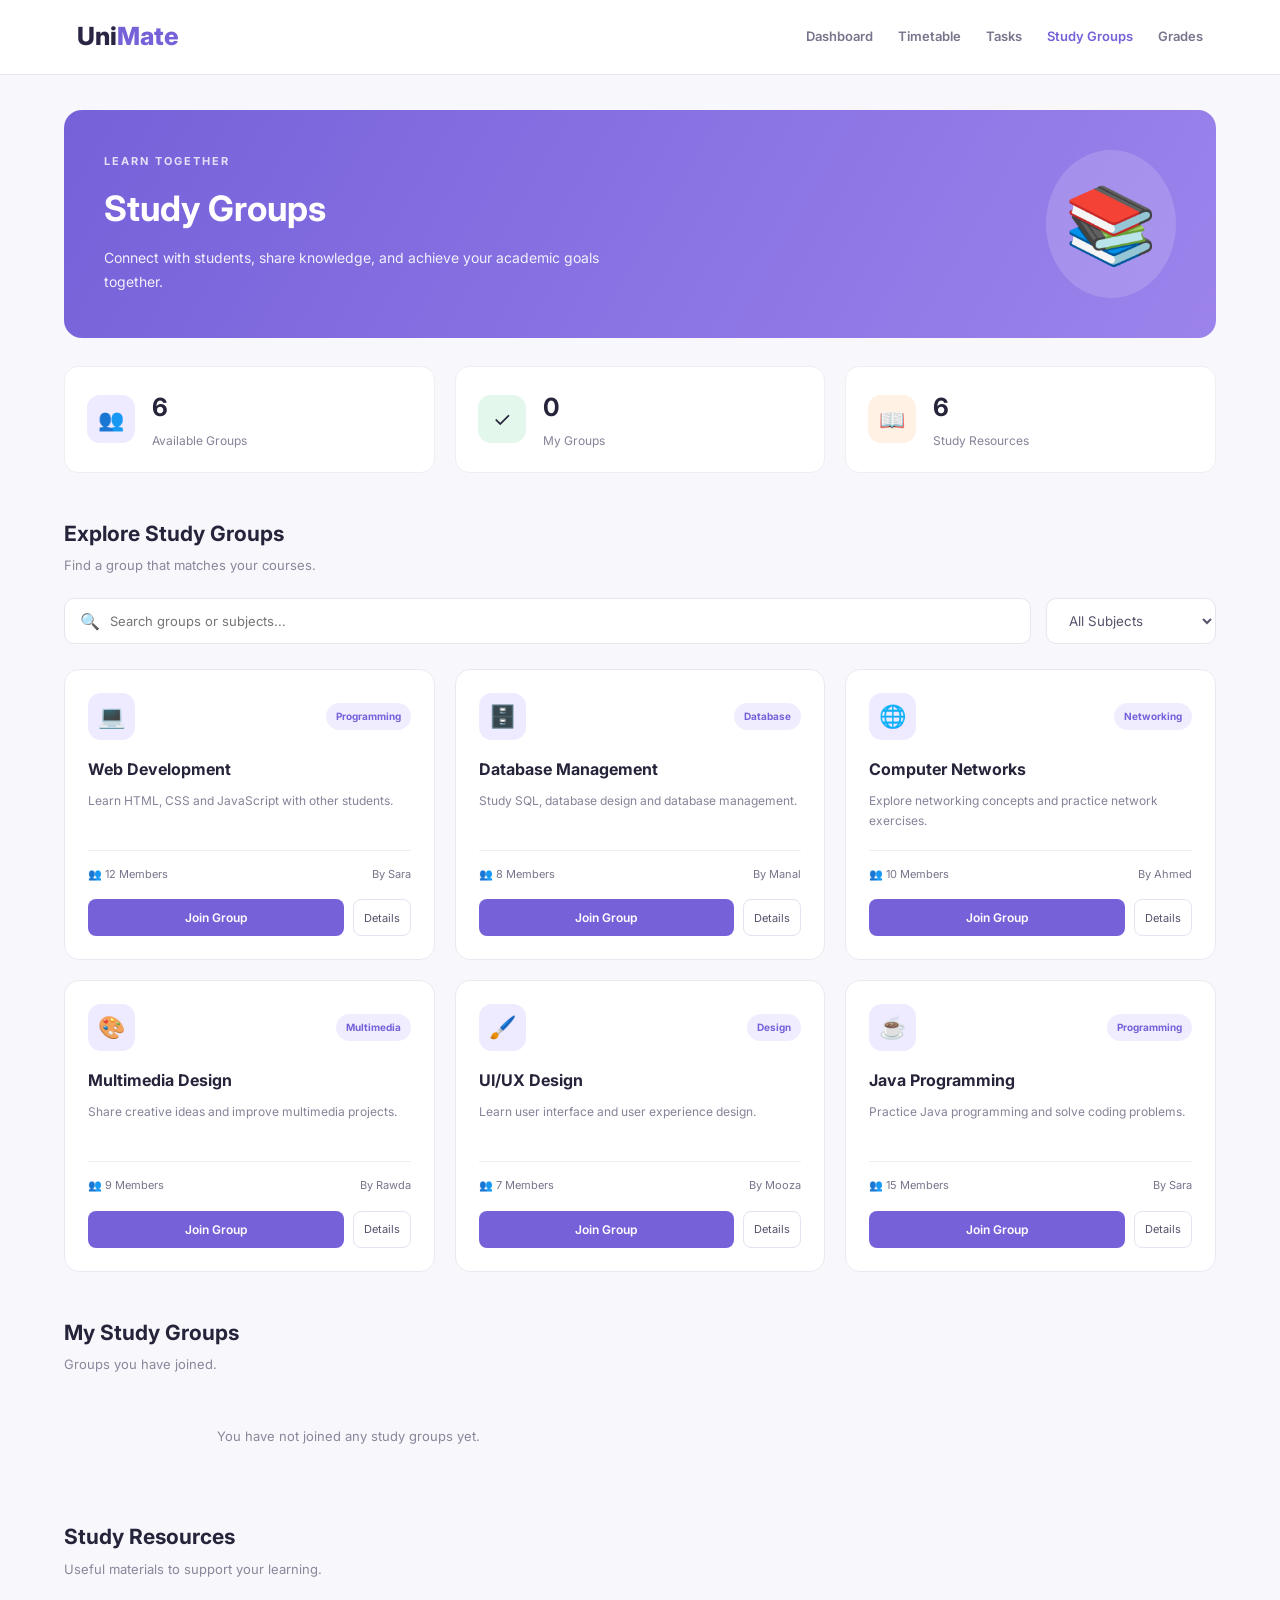
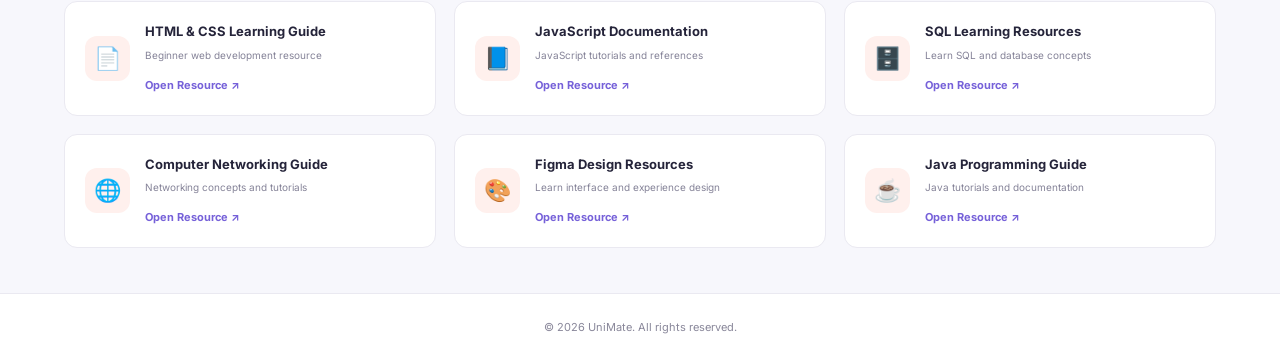
<file: study-groups.html>
<!DOCTYPE html>
<html lang="en">

<head>
    <meta charset="UTF-8">
    <meta name="viewport" content="width=device-width, initial-scale=1.0">

    <title>Study Groups | UniMate</title>

    <!-- Google Fonts -->
    <link rel="preconnect" href="https://fonts.googleapis.com">
    <link rel="preconnect" href="https://fonts.gstatic.com" crossorigin>
    <link href="https://fonts.googleapis.com/css2?family=Inter:wght@400;500;600;700;800&display=swap" rel="stylesheet">

    <!-- Study Groups CSS -->
    <link rel="stylesheet" href="css/study-groups.css">
</head>

<body>

    <!-- Navigation Bar -->
    <nav class="navbar">

        <div class="nav-container">

            <a href="index.html" class="logo">
                Uni<span>Mate</span>
            </a>

            <div class="nav-links">

                <a href="index.html">Dashboard</a>

                <a href="timetable.html">Timetable</a>

                <a href="tasks.html">Tasks</a>

                <a href="study-groups.html" class="active">
                    Study Groups
                </a>

                <a href="grades.html">Grades</a>

            </div>

        </div>

    </nav>


    <!-- Main Content -->
    <main class="container">


        <!-- Page Header -->
        <section class="page-header">

            <div>

                <p class="subtitle">LEARN TOGETHER</p>

                <h1>Study Groups</h1>

                <p class="description">
                    Connect with students, share knowledge,
                    and achieve your academic goals together.
                </p>

            </div>

            <div class="header-icon">📚</div>

        </section>


        <!-- Statistics -->
        <section class="stats">

            <div class="stat-card">

                <div class="stat-icon purple">👥</div>

                <div>
                    <h2 id="totalGroups">0</h2>
                    <p>Available Groups</p>
                </div>

            </div>


            <div class="stat-card">

                <div class="stat-icon green">✓</div>

                <div>
                    <h2 id="joinedGroups">0</h2>
                    <p>My Groups</p>
                </div>

            </div>


            <div class="stat-card">

                <div class="stat-icon orange">📖</div>

                <div>
                    <h2 id="totalResources">0</h2>
                    <p>Study Resources</p>
                </div>

            </div>

        </section>


        <!-- Explore Study Groups -->
        <section class="groups-section">

            <div class="section-heading">

                <div>
                    <h2>Explore Study Groups</h2>

                    <p>
                        Find a group that matches your courses.
                    </p>
                </div>

            </div>


            <!-- Search and Filter -->
            <div class="filters">

                <div class="search-box">

                    <span>🔍</span>

                    <input
                        type="text"
                        id="searchInput"
                        placeholder="Search groups or subjects..."
                    >

                </div>


                <select id="categoryFilter">

                    <option value="All">All Subjects</option>

                    <option value="Programming">Programming</option>

                    <option value="Database">Database</option>

                    <option value="Networking">Networking</option>

                    <option value="Multimedia">Multimedia</option>

                    <option value="Design">Design</option>

                </select>

            </div>


            <!-- Groups Cards -->
            <div
                class="groups-grid"
                id="groupsContainer">
            </div>


            <p
                class="empty-message"
                id="emptyMessage">

                No study groups found.

            </p>

        </section>


        <!-- My Study Groups -->
        <section class="my-groups-section">

            <div class="section-heading">

                <div>

                    <h2>My Study Groups</h2>

                    <p>
                        Groups you have joined.
                    </p>

                </div>

            </div>


            <div
                id="myGroupsContainer"
                class="my-groups-list">
            </div>

        </section>


        <!-- Study Resources -->
        <section class="resources-section">

            <div class="section-heading">

                <div>

                    <h2>Study Resources</h2>

                    <p>
                        Useful materials to support your learning.
                    </p>

                </div>

            </div>


            <div
                class="resources-grid"
                id="resourcesContainer">
            </div>

        </section>


    </main>


    <!-- Group Details Modal -->
    <div
        class="modal-overlay"
        id="groupModal">

        <div class="modal">

            <button
                class="close-modal"
                id="closeModal">

                &times;

            </button>


            <div id="modalContent"></div>

        </div>

    </div>


    <!-- Footer -->
    <footer>

        <p>
            © 2026 UniMate. All rights reserved.
        </p>

    </footer>


    <!-- Study Groups JavaScript -->
    <script src="js/study-groups.js"></script>

</body>

</html>
</file>
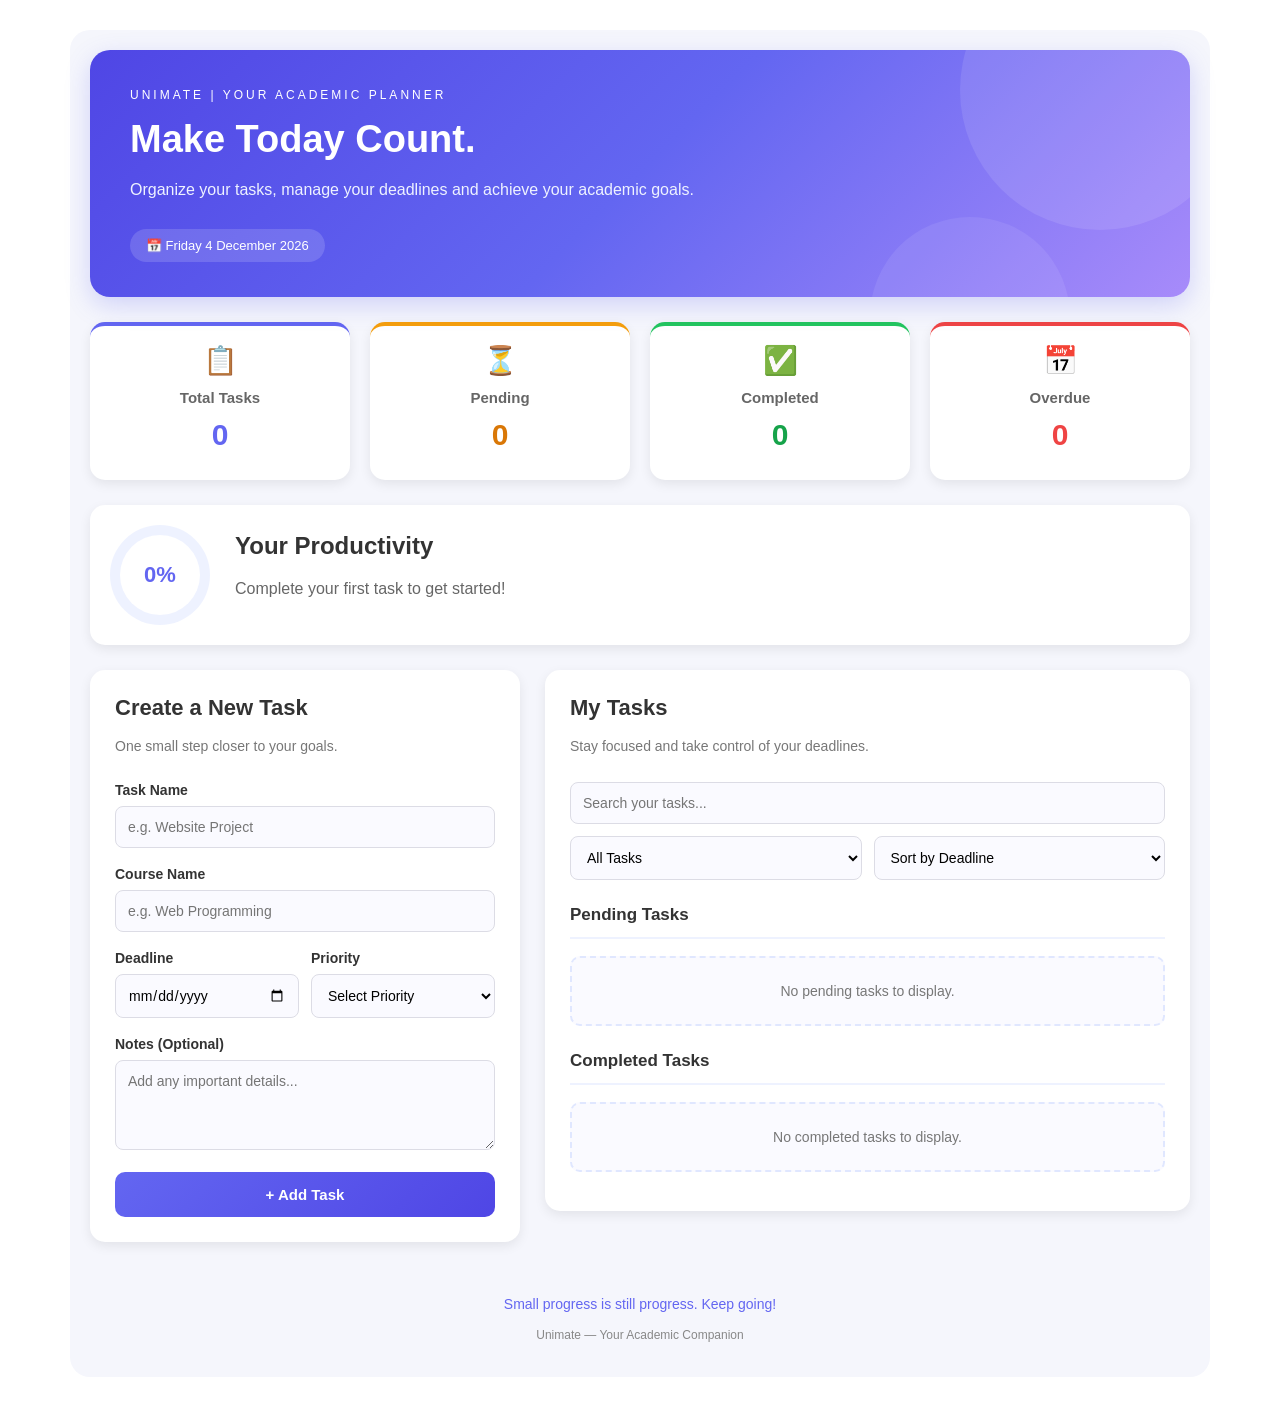
<file: tasks.html>
<!DOCTYPE html>
<html lang="en">
<head>
    <meta charset="UTF-8">
    <meta name="viewport" content="width=device-width, initial-scale=1.0">
    <title>Unimate | Task Manager</title>
    <link rel="stylesheet" href="tasks.css">
</head>
<body>

<main class="task-dashboard">

    <section class="task-banner">
        <span>UNIMATE | YOUR ACADEMIC PLANNER</span>
        <h1>Make Today Count.</h1>
        <p>Organize your tasks, manage your deadlines and achieve your academic goals.</p>
        <div id="taskToday"></div>
    </section>

    <section class="task-summary">

        <div class="task-stat">
            <span>📋</span>
            <h3>Total Tasks</h3>
            <p id="taskTotal">0</p>
        </div>

        <div class="task-stat">
            <span>⏳</span>
            <h3>Pending</h3>
            <p id="taskPending">0</p>
        </div>

        <div class="task-stat">
            <span>✅</span>
            <h3>Completed</h3>
            <p id="taskCompleted">0</p>
        </div>

        <div class="task-stat">
            <span>📅</span>
            <h3>Overdue</h3>
            <p id="taskOverdue">0</p>
        </div>

    </section>

    <section class="task-progress">

        <div class="task-progress-circle" id="taskProgressCircle">
            <span id="taskPercentage">0%</span>
        </div>

        <div>
            <h2>Your Productivity</h2>
            <p id="taskProgressText">
                Complete your first task to get started!
            </p>
        </div>

    </section>

    <div class="task-workspace">

        <section class="task-panel">

            <h2 id="taskFormTitle">Create a New Task</h2>
            <p>One small step closer to your goals.</p>

            <form id="taskForm">

                <label for="taskName">Task Name</label>
                <input type="text" id="taskName"
                       placeholder="e.g. Website Project"
                       maxlength="100" required>

                <label for="taskCourse">Course Name</label>
                <input type="text" id="taskCourse"
                       placeholder="e.g. Web Programming"
                       maxlength="100" required>

                <div class="task-form-row">

                    <div>
                        <label for="taskDeadline">Deadline</label>
                        <input type="date" id="taskDeadline" required>
                    </div>

                    <div>
                        <label for="taskPriority">Priority</label>
                        <select id="taskPriority" required>
                            <option value="">Select Priority</option>
                            <option value="High">High</option>
                            <option value="Medium">Medium</option>
                            <option value="Low">Low</option>
                        </select>
                    </div>

                </div>

                <label for="taskNotes">Notes (Optional)</label>
                <textarea id="taskNotes"
                          placeholder="Add any important details..."
                          maxlength="500" rows="4"></textarea>

                <button type="submit" id="taskSubmit">
                    + Add Task
                </button>

                <button type="button" id="taskCancel" hidden>
                    Cancel Editing
                </button>

            </form>

        </section>

        <section class="task-panel">

            <h2>My Tasks</h2>
            <p>Stay focused and take control of your deadlines.</p>

            <div class="task-controls">

                <input type="search" id="taskSearch"
                       placeholder="Search your tasks..."
                       aria-label="Search tasks">

                <select id="taskFilter" aria-label="Filter tasks">
                    <option value="all">All Tasks</option>
                    <option value="pending">Pending</option>
                    <option value="completed">Completed</option>
                    <option value="overdue">Overdue</option>
                </select>

                <select id="taskSort" aria-label="Sort tasks">
                    <option value="deadline">Sort by Deadline</option>
                    <option value="priority">Sort by Priority</option>
                    <option value="newest">Recently Added</option>
                </select>

            </div>

            <section id="taskPendingSection">
                <h3>Pending Tasks</h3>
                <div id="pendingTaskList"></div>
            </section>

            <section id="taskCompletedSection">
                <h3>Completed Tasks</h3>
                <div id="completedTaskList"></div>
            </section>

        </section>

    </div>

    <div id="taskMessage" role="status"></div>

    <footer class="task-footer">
        <p>Small progress is still progress. Keep going!</p>
        <span>Unimate — Your Academic Companion</span>
    </footer>

</main>

<script src="tasks.js"></script>

</body>
</html>
</file>
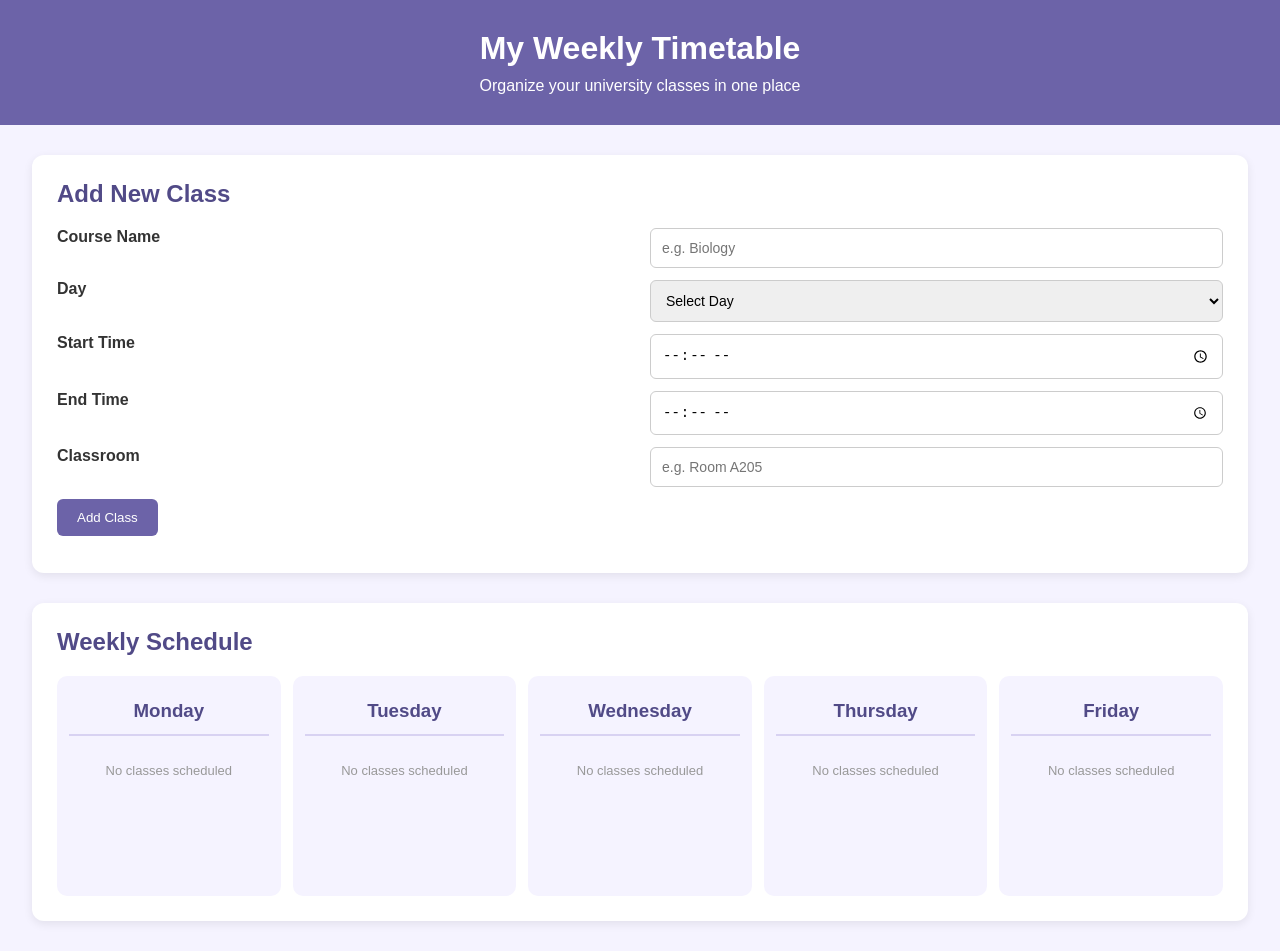
<file: timetable.html>
<!DOCTYPE html>
<html lang="en">
<head>
    <meta charset="UTF-8">
    <meta name="viewport" content="width=device-width, initial-scale=1.0">
    <title>Weekly Timetable | UniLife</title>
    <link rel="stylesheet" href="timetable.css">
</head>

<body>

    <header class="header">
        <h1>My Weekly Timetable</h1>
        <p>Organize your university classes in one place</p>
    </header>

    <main class="container">

        <section class="form-section">
            <h2 id="formTitle">Add New Class</h2>

            <form id="timetableForm">

                <label for="course">Course Name</label>
                <input type="text" id="course"
                       placeholder="e.g. Biology" required>

                <label for="day">Day</label>
                <select id="day" required>
                    <option value="">Select Day</option>
                    <option>Monday</option>
                    <option>Tuesday</option>
                    <option>Wednesday</option>
                    <option>Thursday</option>
                    <option>Friday</option>
                </select>

                <label for="startTime">Start Time</label>
                <input type="time" id="startTime" required>

                <label for="endTime">End Time</label>
                <input type="time" id="endTime" required>

                <label for="classroom">Classroom</label>
                <input type="text" id="classroom"
                       placeholder="e.g. Room A205" required>

                <div class="form-buttons">
                    <button type="submit" id="saveBtn">
                        Add Class
                    </button>

                    <button type="button" id="cancelBtn"
                            class="cancel-btn" hidden>
                        Cancel
                    </button>
                </div>

                <p id="message"></p>

            </form>
        </section>

        <section class="schedule-section">
            <h2>Weekly Schedule</h2>

            <div class="timetable" id="timetable">

                <div class="day-column">
                    <h3>Monday</h3>
                    <div class="class-list" id="Monday"></div>
                </div>

                <div class="day-column">
                    <h3>Tuesday</h3>
                    <div class="class-list" id="Tuesday"></div>
                </div>

                <div class="day-column">
                    <h3>Wednesday</h3>
                    <div class="class-list" id="Wednesday"></div>
                </div>

                <div class="day-column">
                    <h3>Thursday</h3>
                    <div class="class-list" id="Thursday"></div>
                </div>

                <div class="day-column">
                    <h3>Friday</h3>
                    <div class="class-list" id="Friday"></div>
                </div>

            </div>
        </section>

    </main>

    <script src="timetable.js"></script>

</body>
</html>
</file>
<file: css/study-groups.css>
/* =========================================
   UNIMATE - STUDY GROUPS PAGE
   Designed by Rawda
========================================= */


/* 1. GENERAL SETTINGS */

* {
    margin: 0;
    padding: 0;
    box-sizing: border-box;
}

body {
    font-family: 'Inter', sans-serif;
    background: #f7f7fc;
    color: #25243a;
    line-height: 1.5;
}

a {
    text-decoration: none;
    color: inherit;
}

button,
input,
select {
    font-family: inherit;
}


/* 2. NAVIGATION BAR */

.navbar {
    background: #ffffff;
    border-bottom: 1px solid #e9e8f0;
    padding: 18px 6%;
    position: sticky;
    top: 0;
    z-index: 100;
}

.nav-container {
    max-width: 1250px;
    margin: auto;
    display: flex;
    align-items: center;
    justify-content: space-between;
    gap: 25px;
}

.logo {
    font-size: 25px;
    font-weight: 800;
    color: #292543;
}

.logo span {
    color: #7661d9;
}

.nav-links {
    display: flex;
    align-items: center;
    gap: 25px;
    flex-wrap: wrap;
}

.nav-links a {
    color: #77758b;
    font-size: 13px;
    font-weight: 600;
    transition: 0.2s;
}

.nav-links a:hover,
.nav-links a.active {
    color: #7661d9;
}


/* 3. MAIN CONTAINER */

.container {
    max-width: 1250px;
    width: 90%;
    margin: 35px auto;
}


/* 4. PAGE HEADER */

.page-header {
    background: linear-gradient(120deg, #7661d9, #9c83ec);
    border-radius: 18px;
    padding: 40px;
    display: flex;
    justify-content: space-between;
    align-items: center;
    color: white;
    margin-bottom: 28px;
}

.subtitle {
    font-size: 11px;
    font-weight: 700;
    letter-spacing: 2px;
    opacity: 0.8;
    margin-bottom: 12px;
}

.page-header h1 {
    font-size: 35px;
    margin-bottom: 12px;
}

.description {
    font-size: 14px;
    opacity: 0.9;
    line-height: 1.7;
    max-width: 550px;
}

.header-icon {
    font-size: 75px;
    background: rgba(255,255,255,0.15);
    border-radius: 50%;
    padding: 18px;
}


/* 5. STATISTICS CARDS */

.stats {
    display: grid;
    grid-template-columns: repeat(3, 1fr);
    gap: 20px;
    margin-bottom: 45px;
}

.stat-card {
    background: white;
    border: 1px solid #eeeef4;
    border-radius: 14px;
    padding: 22px;
    display: flex;
    align-items: center;
    gap: 17px;
    transition: 0.2s;
}

.stat-card:hover {
    box-shadow: 0 5px 20px rgba(40, 30, 90, 0.06);
}

.stat-icon {
    width: 48px;
    height: 48px;
    display: grid;
    place-items: center;
    border-radius: 13px;
    font-size: 21px;
}

.purple {
    background: #eeeaff;
}

.green {
    background: #e4f7ed;
}

.orange {
    background: #fff1e3;
}

.stat-card h2 {
    font-size: 25px;
    margin-bottom: 5px;
}

.stat-card p {
    font-size: 12px;
    color: #858398;
}


/* 6. SECTION HEADINGS */

.groups-section,
.my-groups-section,
.resources-section {
    margin-bottom: 45px;
}

.section-heading {
    display: flex;
    align-items: center;
    justify-content: space-between;
    margin-bottom: 22px;
}

.section-heading h2 {
    font-size: 21px;
    margin-bottom: 7px;
}

.section-heading p {
    font-size: 13px;
    color: #89879a;
}


/* 7. SEARCH AND FILTER */

.filters {
    display: flex;
    gap: 15px;
    margin-bottom: 25px;
}

.search-box {
    background: white;
    border: 1px solid #e7e6ef;
    border-radius: 10px;
    padding: 0 15px;
    display: flex;
    align-items: center;
    gap: 10px;
    flex: 1;
    transition: 0.2s;
}

.search-box:focus-within {
    border-color: #7661d9;
    box-shadow: 0 0 0 3px rgba(118, 97, 217, 0.1);
}

.search-box input {
    width: 100%;
    border: none;
    outline: none;
    padding: 14px 0;
    font-size: 13px;
    background: transparent;
}

.filters select {
    background: white;
    border: 1px solid #e7e6ef;
    border-radius: 10px;
    padding: 0 18px;
    outline: none;
    color: #55536b;
    min-width: 170px;
    cursor: pointer;
}


/* 8. STUDY GROUP CARDS */

.groups-grid {
    display: grid;
    grid-template-columns: repeat(3, 1fr);
    gap: 20px;
}

.group-card {
    background: white;
    border: 1px solid #eae9f1;
    border-radius: 15px;
    padding: 23px;
    transition: 0.25s;
}

.group-card:hover {
    transform: translateY(-4px);
    box-shadow: 0 8px 25px rgba(40, 30, 90, 0.08);
}

.group-top {
    display: flex;
    justify-content: space-between;
    align-items: center;
    margin-bottom: 17px;
}

.group-icon {
    width: 47px;
    height: 47px;
    display: grid;
    place-items: center;
    border-radius: 13px;
    background: #eeeaff;
    font-size: 22px;
}

.category-tag {
    background: #f0edff;
    color: #7661d9;
    padding: 6px 10px;
    border-radius: 20px;
    font-size: 10px;
    font-weight: 700;
}

.group-card h3 {
    font-size: 16px;
    margin-bottom: 10px;
}

.group-card .group-description {
    color: #858398;
    font-size: 12px;
    line-height: 1.7;
    min-height: 42px;
    margin-bottom: 17px;
}

.group-info {
    border-top: 1px solid #eeeef3;
    padding-top: 15px;
    display: flex;
    justify-content: space-between;
    color: #77758b;
    font-size: 11px;
    margin-bottom: 17px;
    gap: 5px;
}


/* 9. GROUP BUTTONS */

.group-buttons {
    display: flex;
    gap: 9px;
}

.btn {
    border: none;
    padding: 11px;
    border-radius: 8px;
    font-size: 12px;
    font-weight: 600;
    cursor: pointer;
    transition: 0.2s;
}

.btn-primary {
    background: #7661d9;
    color: white;
    flex: 1;
}

.btn-primary:hover {
    background: #604bc2;
}

.btn-secondary {
    background: #f0edff;
    color: #7661d9;
    flex: 1;
}

.btn-secondary:hover {
    background: #e5e0ff;
}

.btn-danger {
    background: #fff0f0;
    color: #d94d5b;
    flex: 1;
}

.btn-danger:hover {
    background: #ffe1e1;
}

.details-btn {
    background: transparent;
    border: 1px solid #e5e3ef;
    color: #55536b;
    padding: 10px;
    border-radius: 8px;
    cursor: pointer;
    font-size: 11px;
    transition: 0.2s;
}

.details-btn:hover {
    background: #f7f5ff;
    border-color: #7661d9;
    color: #7661d9;
}


/* 10. MY STUDY GROUPS */

.my-groups-list {
    display: grid;
    grid-template-columns: repeat(2, 1fr);
    gap: 15px;
}

.my-group-item {
    background: white;
    border: 1px solid #eae9f1;
    border-radius: 12px;
    padding: 17px;
    display: flex;
    justify-content: space-between;
    align-items: center;
    gap: 10px;
}

.my-group-item h4 {
    font-size: 14px;
    margin-bottom: 6px;
}

.my-group-item p {
    color: #858398;
    font-size: 11px;
}


/* 11. STUDY RESOURCES */

.resources-grid {
    display: grid;
    grid-template-columns: repeat(3, 1fr);
    gap: 18px;
}

.resource-card {
    background: white;
    border: 1px solid #eae9f1;
    padding: 20px;
    border-radius: 13px;
    display: flex;
    align-items: center;
    gap: 15px;
    transition: 0.2s;
}

.resource-card:hover {
    transform: translateY(-3px);
    box-shadow: 0 6px 18px rgba(40, 30, 90, 0.06);
}

.resource-icon {
    width: 45px;
    height: 45px;
    display: grid;
    place-items: center;
    border-radius: 12px;
    background: #fff0ed;
    font-size: 22px;
    flex-shrink: 0;
}

.resource-card h4 {
    font-size: 13px;
    margin-bottom: 6px;
}

.resource-card p {
    color: #858398;
    font-size: 10px;
    margin-bottom: 8px;
}

.resource-card a {
    color: #7661d9;
    font-size: 11px;
    font-weight: 700;
}


/* 12. GROUP DETAILS MODAL */

.modal-overlay {
    position: fixed;
    inset: 0;
    background: rgba(25, 22, 45, 0.55);
    display: none;
    justify-content: center;
    align-items: center;
    z-index: 200;
    padding: 20px;
}

.modal-overlay.show {
    display: flex;
}

.modal {
    background: white;
    width: 100%;
    max-width: 500px;
    padding: 30px;
    border-radius: 16px;
    position: relative;
    max-height: 85vh;
    overflow-y: auto;
}

.close-modal {
    position: absolute;
    top: 12px;
    right: 17px;
    border: none;
    background: transparent;
    font-size: 28px;
    color: #777;
    cursor: pointer;
}

.close-modal:hover {
    color: #7661d9;
}

.modal h2 {
    margin-bottom: 12px;
    font-size: 22px;
}

.modal h3 {
    margin: 15px 0 8px;
    font-size: 16px;
}

.modal p {
    color: #77758b;
    font-size: 13px;
    line-height: 1.8;
    margin-bottom: 12px;
}

.modal-info {
    background: #f7f5ff;
    padding: 15px;
    border-radius: 10px;
    margin: 15px 0;
}


/* 13. EMPTY MESSAGE */

.empty-message {
    text-align: center;
    color: #89879a;
    padding: 30px;
    display: none;
    font-size: 13px;
}


/* 14. FOOTER */

footer {
    text-align: center;
    padding: 25px;
    color: #89879a;
    font-size: 11px;
    border-top: 1px solid #eae9f1;
    background: white;
}


/* 15. RESPONSIVE DESIGN */

@media (max-width: 900px) {

    .groups-grid {
        grid-template-columns: repeat(2, 1fr);
    }

    .resources-grid {
        grid-template-columns: repeat(2, 1fr);
    }

    .nav-links {
        gap: 12px;
    }

}


@media (max-width: 600px) {

    .nav-container {
        flex-direction: column;
    }

    .nav-links {
        justify-content: center;
        gap: 12px;
    }

    .page-header {
        padding: 25px;
    }

    .page-header h1 {
        font-size: 27px;
    }

    .header-icon {
        font-size: 42px;
        padding: 10px;
    }

    .stats {
        grid-template-columns: 1fr;
    }

    .groups-grid,
    .resources-grid,
    .my-groups-list {
        grid-template-columns: 1fr;
    }

    .filters {
        flex-direction: column;
    }

    .filters select {
        padding: 14px;
    }

}
</file>
<file: tasks.css>
.task-dashboard {
    max-width: 1100px;
    margin: 30px auto;
    padding: 20px;
    font-family: Arial, sans-serif;
    color: #333;
    background-color: #f5f6fc;
    border-radius: 20px;
}

.task-dashboard * {
    box-sizing: border-box;
}

.task-dashboard [hidden] {
    display: none !important;
}

.task-banner {
    position: relative;
    overflow: hidden;
    background: linear-gradient(135deg, #4f46e5, #6366f1, #a78bfa);
    color: white;
    padding: 35px 40px;
    border-radius: 20px;
    margin-bottom: 25px;
    box-shadow: 0 8px 25px rgba(99, 102, 241, 0.25);
}

.task-banner::before {
    content: "";
    position: absolute;
    width: 280px;
    height: 280px;
    border-radius: 50%;
    background: rgba(255, 255, 255, 0.1);
    right: -50px;
    top: -100px;
    pointer-events: none;
}

.task-banner::after {
    content: "";
    position: absolute;
    width: 200px;
    height: 200px;
    border-radius: 50%;
    background: rgba(255, 255, 255, 0.08);
    right: 120px;
    bottom: -120px;
    pointer-events: none;
}

.task-banner span {
    font-size: 12px;
    letter-spacing: 3px;
}

.task-banner h1 {
    font-size: 38px;
    margin: 15px 0;
}

.task-banner p {
    line-height: 1.6;
    color: #eef2ff;
}

#taskToday {
    display: inline-block;
    background-color: rgba(255, 255, 255, 0.15);
    padding: 9px 16px;
    border-radius: 20px;
    font-size: 13px;
    margin-top: 10px;
}

.task-summary {
    display: flex;
    flex-wrap: wrap;
    gap: 20px;
    margin: 25px 0;
}

.task-stat {
    flex: 1;
    min-width: 160px;
    background-color: white;
    padding: 18px;
    border-radius: 15px;
    text-align: center;
    box-shadow: 0 4px 12px rgba(0, 0, 0, 0.08);
    transition: transform 0.3s, box-shadow 0.3s;
}

.task-stat:hover {
    transform: translateY(-6px);
    box-shadow: 0 8px 20px rgba(99, 102, 241, 0.15);
}

.task-stat span {
    font-size: 28px;
}

.task-stat h3 {
    font-size: 15px;
    color: #666;
    margin: 12px 0;
}

.task-stat p {
    font-size: 30px;
    font-weight: bold;
    margin: 10px 0;
}

.task-stat:nth-child(1) {
    border-top: 4px solid #6366f1;
    color: #6366f1;
}

.task-stat:nth-child(2) {
    border-top: 4px solid #f59e0b;
    color: #d97706;
}

.task-stat:nth-child(3) {
    border-top: 4px solid #22c55e;
    color: #16a34a;
}

.task-stat:nth-child(4) {
    border-top: 4px solid #ef4444;
    color: #ef4444;
}

.task-progress {
    display: flex;
    align-items: center;
    gap: 25px;
    background-color: white;
    padding: 20px;
    border-radius: 15px;
    margin-bottom: 25px;
    box-shadow: 0 4px 12px rgba(0, 0, 0, 0.08);
}

@property --task-percent {
    syntax: "<percentage>";
    inherits: false;
    initial-value: 0%;
}

.task-progress-circle {
    --task-percent: 0%;
    width: 100px;
    height: 100px;
    flex-shrink: 0;
    border-radius: 50%;
    background: conic-gradient(
        #6366f1 var(--task-percent),
        #eef2ff var(--task-percent)
    );
    display: flex;
    justify-content: center;
    align-items: center;
    transition: --task-percent 0.6s ease;
}

.task-progress-circle span {
    width: 80px;
    height: 80px;
    background-color: white;
    border-radius: 50%;
    display: flex;
    align-items: center;
    justify-content: center;
    color: #6366f1;
    font-size: 22px;
    font-weight: bold;
}

.task-progress h2 {
    margin: 0 0 10px;
}

.task-progress p {
    color: #666;
    line-height: 1.6;
}

.task-workspace {
    display: grid;
    grid-template-columns: 1fr 1.5fr;
    gap: 25px;
    align-items: start;
}

.task-panel {
    min-width: 0;
    background-color: white;
    padding: 25px;
    margin-bottom: 25px;
    border-radius: 15px;
    box-shadow: 0 4px 12px rgba(0, 0, 0, 0.08);
}

.task-panel h2 {
    margin-top: 0;
    margin-bottom: 10px;
    font-size: 22px;
}

.task-panel > p {
    color: #777;
    font-size: 14px;
    line-height: 1.6;
    margin-bottom: 25px;
}

#taskForm label {
    display: block;
    font-weight: bold;
    margin-bottom: 8px;
    font-size: 14px;
}

#taskForm input,
#taskForm select,
#taskForm textarea,
.task-controls input,
.task-controls select {
    width: 100%;
    min-width: 0;
    padding: 12px;
    border: 1px solid #dcdce5;
    border-radius: 8px;
    font-family: inherit;
    font-size: 14px;
    background-color: #fafaff;
    transition: border-color 0.3s, box-shadow 0.3s;
}

#taskForm input,
#taskForm select,
#taskForm textarea {
    margin-bottom: 18px;
}

#taskForm input:focus,
#taskForm select:focus,
#taskForm textarea:focus,
.task-controls input:focus,
.task-controls select:focus {
    outline: none;
    border-color: #6366f1;
    box-shadow: 0 0 0 3px #e0e7ff;
}

#taskForm textarea {
    resize: vertical;
}

.task-form-row {
    display: flex;
    gap: 12px;
}

.task-form-row > div {
    flex: 1;
    min-width: 0;
}

#taskSubmit {
    width: 100%;
    background: linear-gradient(135deg, #6366f1, #4f46e5);
    color: white;
    border: none;
    padding: 14px;
    border-radius: 10px;
    font-size: 15px;
    font-weight: bold;
    cursor: pointer;
    transition: transform 0.3s, box-shadow 0.3s;
}

#taskSubmit:hover {
    transform: translateY(-2px);
    box-shadow: 0 5px 15px rgba(99, 102, 241, 0.3);
}

#taskCancel {
    width: 100%;
    padding: 12px;
    margin-top: 10px;
    border: 1px solid #ddd;
    border-radius: 8px;
    background-color: #f5f5f5;
    cursor: pointer;
}

#taskCancel:hover {
    background-color: #e5e7eb;
}

.task-controls {
    display: grid;
    grid-template-columns: 1fr 1fr;
    gap: 12px;
    margin: 20px 0;
}

#taskSearch {
    grid-column: 1 / -1;
}

#taskPendingSection h3,
#taskCompletedSection h3 {
    padding-bottom: 12px;
    border-bottom: 2px solid #eef2ff;
    margin-top: 25px;
    font-size: 17px;
}

.task-card {
    display: flex;
    flex-wrap: wrap;
    align-items: center;
    gap: 12px;
    padding: 18px;
    margin-bottom: 15px;
    background-color: #fafaff;
    border: 1px solid #e5e7eb;
    border-left: 5px solid #6366f1;
    border-radius: 10px;
    transition: transform 0.3s, box-shadow 0.3s;
    animation: taskAppear 0.4s ease;
}

.task-card:hover {
    transform: translateY(-3px);
    box-shadow: 0 5px 15px rgba(0, 0, 0, 0.07);
}

.task-card.high {
    border-left-color: #ef4444;
}

.task-card.medium {
    border-left-color: #f59e0b;
}

.task-card.low {
    border-left-color: #22c55e;
}

.task-card.completed {
    background-color: #f0fdf4;
    border-left-color: #22c55e;
}

.task-card.completed h4 {
    text-decoration: line-through;
    color: #777;
}

.task-card.overdue {
    background-color: #fff7f7;
    border-left-color: #ef4444;
}

.task-details {
    flex: 1;
    min-width: 0;
    overflow-wrap: anywhere;
}

.task-details h4 {
    margin: 0 0 8px;
    font-size: 17px;
}

.task-details p {
    font-size: 13px;
    color: #666;
    margin: 6px 0;
    line-height: 1.5;
}

.task-priority {
    display: inline-block;
    padding: 5px 12px;
    border-radius: 20px;
    font-size: 12px;
    font-weight: bold;
    margin-top: 8px;
}

.task-priority.high {
    background-color: #fee2e2;
    color: #dc2626;
}

.task-priority.medium {
    background-color: #fef3c7;
    color: #b45309;
}

.task-priority.low {
    background-color: #dcfce7;
    color: #15803d;
}

.task-actions {
    display: flex;
    width: 100%;
    justify-content: flex-end;
    gap: 8px;
}

.task-actions button {
    padding: 9px 15px;
    border: none;
    border-radius: 7px;
    cursor: pointer;
    font-size: 13px;
    transition: background-color 0.3s;
}

.task-edit {
    background-color: #eef2ff;
    color: #4f46e5;
}

.task-edit:hover {
    background-color: #c7d2fe;
}

.task-delete {
    background-color: #fee2e2;
    color: #dc2626;
}

.task-delete:hover {
    background-color: #fecaca;
}

.task-check {
    width: 20px;
    height: 20px;
    flex-shrink: 0;
    accent-color: #6366f1;
    cursor: pointer;
}

.task-empty {
    text-align: center;
    color: #777;
    padding: 25px 15px;
    background-color: #fafaff;
    border: 2px dashed #e0e7ff;
    border-radius: 10px;
    font-size: 14px;
}

.task-details .task-countdown {
    color: #4f46e5;
    font-size: 12px;
    font-weight: bold;
}

.task-details .task-countdown.urgent {
    color: #b45309;
}

.task-details .task-countdown.late {
    color: #dc2626;
}

#taskMessage {
    position: fixed;
    bottom: 25px;
    right: 25px;
    max-width: calc(100% - 50px);
    padding: 15px 22px;
    background-color: #16a34a;
    color: white;
    border-radius: 10px;
    box-shadow: 0 5px 20px rgba(0, 0, 0, 0.15);
    font-size: 14px;
    z-index: 1000;
    opacity: 0;
    visibility: hidden;
    transform: translateY(20px);
    transition: opacity 0.3s, transform 0.3s, visibility 0.3s;
}

#taskMessage.show {
    opacity: 1;
    visibility: visible;
    transform: translateY(0);
}

.task-footer {
    text-align: center;
    color: #6366f1;
    font-size: 14px;
    padding: 15px;
}

.task-footer span {
    font-size: 12px;
    color: #888;
}

@keyframes taskAppear {
    from {
        opacity: 0;
        transform: translateY(10px);
    }

    to {
        opacity: 1;
        transform: translateY(0);
    }
}

@media screen and (max-width: 900px) {
    .task-workspace {
        grid-template-columns: 1fr;
        gap: 0;
    }
}

@media screen and (max-width: 600px) {
    .task-dashboard {
        padding: 10px;
        margin: 10px auto;
    }

    .task-banner {
        padding: 25px;
    }

    .task-banner h1 {
        font-size: 28px;
    }

    .task-summary {
        gap: 12px;
    }

    .task-stat {
        min-width: 120px;
        padding: 15px;
    }

    .task-panel {
        padding: 18px;
    }

    .task-form-row {
        flex-direction: column;
        gap: 0;
    }

    .task-controls {
        grid-template-columns: 1fr;
    }

    .task-progress {
        flex-direction: column;
        text-align: center;
    }

    .task-card {
        padding: 15px;
    }

    #taskMessage {
        left: 15px;
        right: 15px;
        bottom: 15px;
        max-width: none;
    }
}

@media (prefers-reduced-motion: reduce) {
    .task-dashboard * {
        animation: none;
        transition: none;
    }
}
</file>
<file: timetable.css>
* {
    margin: 0;
    padding: 0;
    box-sizing: border-box;
}

body {
    font-family: Arial, sans-serif;
    background-color: #f5f3ff;
    color: #333;
}

.header {
    background-color: #6c63a8;
    color: white;
    text-align: center;
    padding: 30px;
}

.header h1 {
    margin-bottom: 10px;
}

.container {
    width: 95%;
    max-width: 1400px;
    margin: 30px auto;
}

.form-section {
    background-color: white;
    padding: 25px;
    border-radius: 12px;
    margin-bottom: 30px;
    box-shadow: 0 3px 10px rgba(0,0,0,0.08);
}

h2 {
    color: #514a87;
    margin-bottom: 20px;
}

form {
    display: grid;
    grid-template-columns: repeat(2, 1fr);
    gap: 12px 20px;
}

label {
    font-weight: bold;
}

input, select {
    width: 100%;
    padding: 11px;
    border: 1px solid #ccc;
    border-radius: 6px;
    font-size: 14px;
}

.form-buttons {
    grid-column: 1 / -1;
    display: flex;
    gap: 10px;
}

button {
    background-color: #6c63a8;
    color: white;
    border: none;
    padding: 11px 20px;
    border-radius: 6px;
    cursor: pointer;
}

button:hover {
    background-color: #514a87;
}

.cancel-btn {
    background-color: #777;
}

#message {
    grid-column: 1 / -1;
    font-weight: bold;
}

.schedule-section {
    background-color: white;
    padding: 25px;
    border-radius: 12px;
    box-shadow: 0 3px 10px rgba(0,0,0,0.08);
}

.timetable {
    display: grid;
    grid-template-columns: repeat(5, 1fr);
    gap: 12px;
}

.day-column {
    background-color: #f5f3ff;
    padding: 12px;
    border-radius: 10px;
    min-height: 220px;
}

.day-column h3 {
    text-align: center;
    color: #514a87;
    padding: 12px 5px;
    border-bottom: 2px solid #d8d2f2;
    margin-bottom: 12px;
}

.class-card {
    background-color: white;
    border-left: 4px solid #8b80d6;
    padding: 12px;
    margin-bottom: 12px;
    border-radius: 7px;
    box-shadow: 0 2px 5px rgba(0,0,0,0.06);
}

.class-card h4 {
    color: #514a87;
    margin-bottom: 8px;
}

.class-card p {
    font-size: 13px;
    margin-bottom: 6px;
}

.edit-btn {
    background-color: #4299a8;
    margin-top: 8px;
    margin-right: 5px;
}

.delete-btn {
    background-color: #dc6262;
    margin-top: 8px;
}

.empty {
    color: #999;
    text-align: center;
    font-size: 13px;
    padding: 15px 0;
}

@media (max-width: 900px) {
    .timetable {
        grid-template-columns: repeat(2, 1fr);
    }
}

@media (max-width: 550px) {
    .timetable {
        grid-template-columns: 1fr;
    }

    form {
        grid-template-columns: 1fr;
    }
}
</file>
